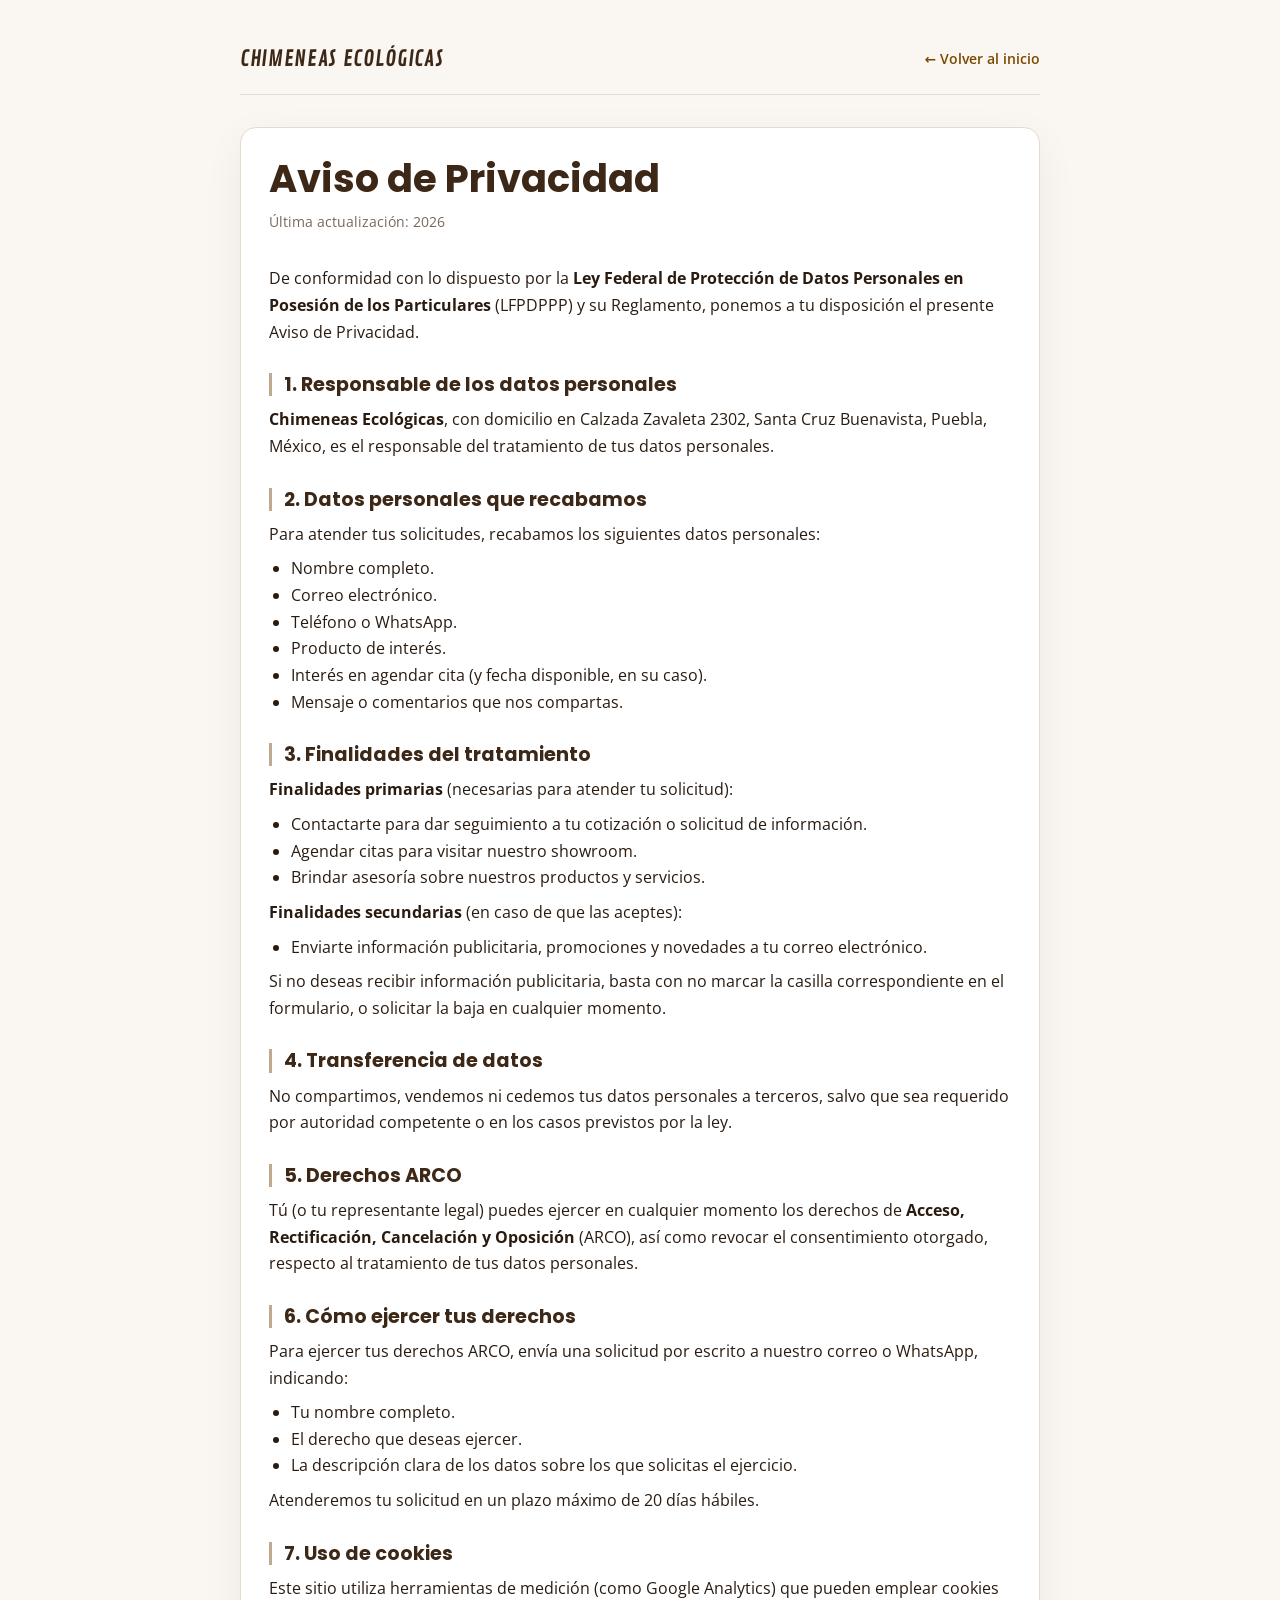
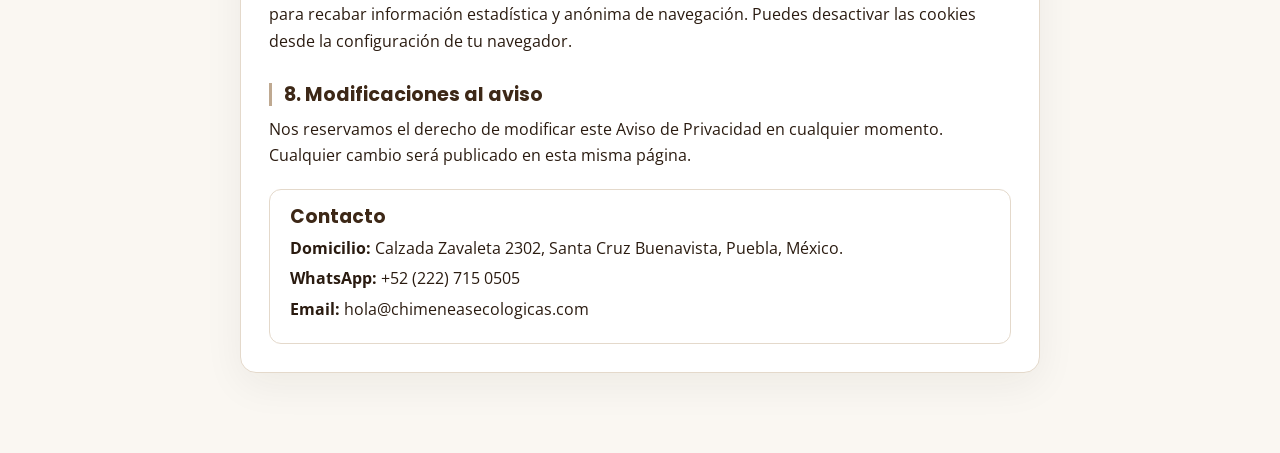
<file: aviso-privacidad.html>
<!DOCTYPE html>
<html lang="es">
<head>
<meta charset="UTF-8">
<meta name="viewport" content="width=device-width, initial-scale=1.0">
<title>Aviso de Privacidad | Chimeneas Ecológicas</title>
<meta name="description" content="Aviso de privacidad de Chimeneas Ecológicas. Conoce cómo protegemos y usamos tus datos personales.">
<meta name="robots" content="index, follow">
<link rel="preconnect" href="https://fonts.googleapis.com">
<link rel="preconnect" href="https://fonts.gstatic.com" crossorigin>
<link href="https://fonts.googleapis.com/css2?family=Contrail+One&family=Poppins:ital,wght@0,400;0,500;0,600;0,700;1,400&family=Open+Sans:wght@400;600;800&display=swap" rel="stylesheet">
<style>
:root { --bg:#faf7f2; --surface:#fff; --text:#2a1b10; --muted:#7a675a; --accent:#3d2817; --accent-2:#7a4900; --beige:#bfa991; --border:#e4d9cb; }
* { box-sizing:border-box; margin:0; padding:0; }
body { font-family:'Open Sans',system-ui,sans-serif; background:var(--bg); color:var(--text); line-height:1.7; -webkit-font-smoothing:antialiased; }
h1,h2,h3 { font-family:'Poppins',sans-serif; font-weight:700; line-height:1.2; color:var(--accent); }
a { color:var(--accent-2); }
.wrap { max-width:840px; margin:0 auto; padding:24px 20px 80px; }
.topbar { display:flex; align-items:center; justify-content:space-between; padding:16px 0; border-bottom:1px solid var(--border); margin-bottom:32px; flex-wrap:wrap; gap:12px; }
.brand { font-family:'Contrail One',sans-serif; font-size:1.4rem; color:var(--accent); text-decoration:none; letter-spacing:.03em; }
.back { font-size:.85rem; font-weight:600; color:var(--accent-2); text-decoration:none; }
.back:hover { text-decoration:underline; }
h1 { font-size:clamp(1.6rem,4vw,2.4rem); margin-bottom:8px; }
.updated { color:var(--muted); font-size:.85rem; margin-bottom:32px; }
h2 { font-size:1.2rem; margin:28px 0 10px; padding-left:12px; border-left:3px solid var(--beige); }
p, li { color:var(--text); font-size:.98rem; }
ul { margin:8px 0 8px 22px; }
.card { background:var(--surface); border:1px solid var(--border); border-radius:16px; padding:28px; box-shadow:0 12px 40px rgba(42,27,16,.06); }
.contact-box { background:var(--surface); border:1px solid var(--border); border-radius:12px; padding:16px 20px; margin-top:20px; }
.contact-box p { margin-bottom:4px; }
</style>
</head>
<body>
<div class="wrap">
  <div class="topbar">
    <a class="brand" href="index.html">CHIMENEAS ECOLÓGICAS</a>
    <a class="back" href="index.html">← Volver al inicio</a>
  </div>

  <div class="card">
    <h1>Aviso de Privacidad</h1>
    <p class="updated">Última actualización: 2026</p>

    <p>De conformidad con lo dispuesto por la <strong>Ley Federal de Protección de Datos Personales en Posesión de los Particulares</strong> (LFPDPPP) y su Reglamento, ponemos a tu disposición el presente Aviso de Privacidad.</p>

    <h2>1. Responsable de los datos personales</h2>
    <p><strong>Chimeneas Ecológicas</strong>, con domicilio en Calzada Zavaleta 2302, Santa Cruz Buenavista, Puebla, México, es el responsable del tratamiento de tus datos personales.</p>

    <h2>2. Datos personales que recabamos</h2>
    <p>Para atender tus solicitudes, recabamos los siguientes datos personales:</p>
    <ul>
      <li>Nombre completo.</li>
      <li>Correo electrónico.</li>
      <li>Teléfono o WhatsApp.</li>
      <li>Producto de interés.</li>
      <li>Interés en agendar cita (y fecha disponible, en su caso).</li>
      <li>Mensaje o comentarios que nos compartas.</li>
    </ul>

    <h2>3. Finalidades del tratamiento</h2>
    <p><strong>Finalidades primarias</strong> (necesarias para atender tu solicitud):</p>
    <ul>
      <li>Contactarte para dar seguimiento a tu cotización o solicitud de información.</li>
      <li>Agendar citas para visitar nuestro showroom.</li>
      <li>Brindar asesoría sobre nuestros productos y servicios.</li>
    </ul>
    <p><strong>Finalidades secundarias</strong> (en caso de que las aceptes):</p>
    <ul>
      <li>Enviarte información publicitaria, promociones y novedades a tu correo electrónico.</li>
    </ul>
    <p>Si no deseas recibir información publicitaria, basta con no marcar la casilla correspondiente en el formulario, o solicitar la baja en cualquier momento.</p>

    <h2>4. Transferencia de datos</h2>
    <p>No compartimos, vendemos ni cedemos tus datos personales a terceros, salvo que sea requerido por autoridad competente o en los casos previstos por la ley.</p>

    <h2>5. Derechos ARCO</h2>
    <p>Tú (o tu representante legal) puedes ejercer en cualquier momento los derechos de <strong>Acceso, Rectificación, Cancelación y Oposición</strong> (ARCO), así como revocar el consentimiento otorgado, respecto al tratamiento de tus datos personales.</p>

    <h2>6. Cómo ejercer tus derechos</h2>
    <p>Para ejercer tus derechos ARCO, envía una solicitud por escrito a nuestro correo o WhatsApp, indicando:</p>
    <ul>
      <li>Tu nombre completo.</li>
      <li>El derecho que deseas ejercer.</li>
      <li>La descripción clara de los datos sobre los que solicitas el ejercicio.</li>
    </ul>
    <p>Atenderemos tu solicitud en un plazo máximo de 20 días hábiles.</p>

    <h2>7. Uso de cookies</h2>
    <p>Este sitio utiliza herramientas de medición (como Google Analytics) que pueden emplear cookies para recabar información estadística y anónima de navegación. Puedes desactivar las cookies desde la configuración de tu navegador.</p>

    <h2>8. Modificaciones al aviso</h2>
    <p>Nos reservamos el derecho de modificar este Aviso de Privacidad en cualquier momento. Cualquier cambio será publicado en esta misma página.</p>

    <div class="contact-box">
      <h3 style="margin-bottom:6px;">Contacto</h3>
      <p><strong>Domicilio:</strong> Calzada Zavaleta 2302, Santa Cruz Buenavista, Puebla, México.</p>
      <p><strong>WhatsApp:</strong> +52 (222) 715 0505</p>
      <p><strong>Email:</strong> hola@chimeneasecologicas.com</p>
    </div>
  </div>
</div>
</body>
</html>
</file>
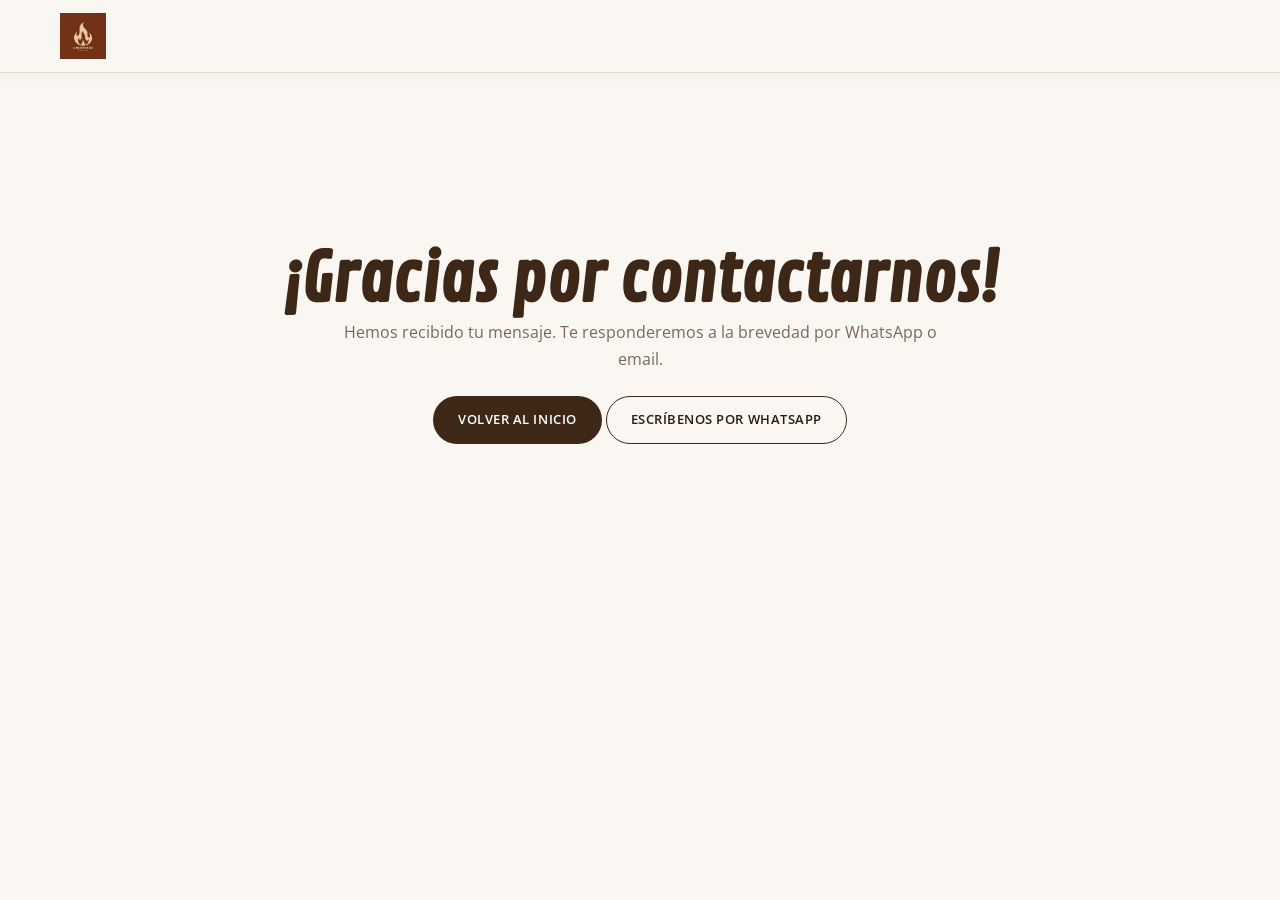
<file: gracias.html>
<!DOCTYPE html>
<html lang="es">
<head>
<meta charset="UTF-8">
<meta name="viewport" content="width=device-width, initial-scale=1.0">
<title>Gracias | Chimeneas Ecológicas</title>
<meta name="robots" content="noindex">
<link rel="preconnect" href="https://fonts.googleapis.com">
<link rel="preconnect" href="https://fonts.gstatic.com" crossorigin>
<link href="https://fonts.googleapis.com/css2?family=Contrail+One&family=Poppins:ital,wght@0,400;0,500;0,600;0,700;1,400&family=Open+Sans:wght@400;600;800&display=swap" rel="stylesheet">
<link rel="stylesheet" href="assets/css/style.css?v=14">
</head>
<body>
  <header class="site-header"><div class="container header-inner"><a href="index.html" class="logo"><img src="assets/img/logo.jpg" alt="Chimeneas Ecológicas"></a></div></header>
  <main class="section" style="text-align:center;min-height:60vh;display:flex;align-items:center;">
    <div class="container">
      <h1 style="color:var(--accent);font-family:var(--font-display);">¡Gracias por contactarnos!</h1>
      <p style="color:var(--muted);max-width:600px;margin:0 auto 24px;">Hemos recibido tu mensaje. Te responderemos a la brevedad por WhatsApp o email.</p>
      <a href="index.html" class="btn btn-primary">Volver al inicio</a>
      <a id="wa-gracias" href="#" class="btn btn-outline" target="_blank" rel="noopener">Escríbenos por WhatsApp</a>
    </div>
  </main>
  <script src="assets/js/main.js?v=20" defer></script>
</body>
</html>
</file>
<file: assets/css/style.css>
:root {
  --bg: #faf7f2;
  --bg-soft: #f2ece3;
  --surface: #ffffff;
  --text: #2a1b10;
  --muted: #7a675a;
  --accent: #3d2817;
  --accent-2: #7a4900;
  --beige: #bfa991;
  --beige-soft: #e6dacb;
  --border: #e4d9cb;
  --maxw: 1200px;
  --radius: 16px;
  --shadow: 0 12px 40px rgba(42,27,16,.08);
  --transition: .3s ease;
  --font-display: 'Contrail One', 'Poppins', sans-serif;
  --font-heading: 'Poppins', sans-serif;
  --font-body: 'Open Sans', system-ui, sans-serif;
}
* { box-sizing: border-box; margin: 0; padding: 0; }
html { scroll-behavior: smooth; }
body { font-family: var(--font-body); background: var(--bg); color: var(--text); line-height: 1.65; -webkit-font-smoothing: antialiased; overflow-x: hidden; }
img { max-width: 100%; height: auto; display: block; }
a { color: var(--accent-2); text-decoration: none; transition: var(--transition); }
a:hover { color: var(--accent); }
h1,h2,h3 { font-family: var(--font-heading); font-weight: 700; line-height: 1.15; }
h1 { font-size: clamp(2.4rem, 6vw, 4.2rem); }
h2 { font-size: clamp(1.8rem, 4vw, 2.8rem); }
h3 { font-size: 1.15rem; }
p { margin: 0 0 1em; }
.container { width: 100%; max-width: var(--maxw); margin: 0 auto; padding: 0 20px; }

/* Header */
.site-header { position: sticky; top: 0; z-index: 1000; background: rgba(250,246,240,.75); backdrop-filter: blur(14px) saturate(1.2); border-bottom: 1px solid var(--border); box-shadow: 0 4px 20px rgba(43,31,26,.04); }
.header-inner { display: flex; align-items: center; justify-content: space-between; height: 72px; gap: 16px; }
.logo img { height: 46px; width: auto; }
.nav { display: flex; gap: 20px; }
.nav a { color: var(--text); font-size: .85rem; text-transform: uppercase; letter-spacing: .06em; font-weight: 600; }
.nav a:hover { color: var(--accent); }
.nav-toggle { display: none; background: none; border: none; font-size: 1.6rem; cursor: pointer; }
.btn { display: inline-flex; align-items: center; justify-content: center; padding: 12px 24px; border-radius: 999px; font-weight: 600; font-size: .82rem; text-transform: uppercase; letter-spacing: .04em; border: 1px solid transparent; transition: var(--transition); cursor: pointer; }
.btn-primary { background: var(--accent); color: #fff; }
.btn-primary:hover { background: var(--accent-2); color: #fff; transform: translateY(-2px); }
.btn-outline { background: transparent; color: var(--text); border-color: var(--accent); }
.btn-outline:hover { background: var(--accent); color: #fff; }
.btn-sm { padding: 8px 16px; font-size: .78rem; }

/* Hero */
.hero { position: relative; min-height: 92vh; display: flex; align-items: center; overflow: hidden; }
.hero-title { animation: fadeInUp 1s ease-out both; }
.hero-sub { animation: fadeInUp 1s ease-out .2s both; }
.hero-actions { animation: fadeInUp 1s ease-out .4s both; }
.eyebrow { animation: fadeInUp .8s ease-out both; }
@keyframes fadeInUp { from { opacity: 0; transform: translateY(30px); } to { opacity: 1; transform: none; } }

/* Marquee */
.marquee-section { background: var(--bg-soft); padding: 30px 0; overflow: hidden; border-top: 1px solid var(--border); border-bottom: 1px solid var(--border); }
.marquee-track { display: flex; gap: 20px; width: max-content; animation: marquee 30s linear infinite; }
.marquee-track img { height: 120px; width: auto; border-radius: 12px; box-shadow: var(--shadow); }
.marquee-track:hover { animation-play-state: paused; }
@keyframes marquee { 0% { transform: translateX(0); } 100% { transform: translateX(-50%); } }
.hero-bg { position: absolute; inset: 0; background: url('../img/hero.jpg') center/cover no-repeat; transform: scale(1.1); }
.hero-bg::after { content: ''; position: absolute; inset: 0; background: linear-gradient(120deg, rgba(43,31,26,.65), rgba(43,31,26,.25)); }
.hero-bg::before { content: ''; position: absolute; inset: 0; background: radial-gradient(circle at 30% 30%, rgba(201,162,74,.15), transparent 60%); }
.hero-content { position: relative; z-index: 2; color: #fff; max-width: 700px; }
.eyebrow { text-transform: uppercase; letter-spacing: .25em; font-size: .8rem; margin-bottom: 16px; opacity: .9; }
.hero-title { color: #fff; font-family: var(--font-display); font-weight: 400; letter-spacing: .02em; text-shadow: 0 4px 20px rgba(0,0,0,.3); background: linear-gradient(135deg, #fff 0%, #d9c3a8 100%); -webkit-background-clip: text; -webkit-text-fill-color: transparent; background-clip: text; }
.hero-sub { color: rgba(255,255,255,.92); font-size: 1.15rem; max-width: 560px; margin-top: 12px; }
.hero-actions { display: flex; gap: 14px; margin-top: 28px; flex-wrap: wrap; }
.scroll-indicator { position: absolute; bottom: 20px; left: 50%; transform: translateX(-50%); color: #fff; font-size: 1.4rem; animation: bounce 2s infinite; z-index: 2; }
@keyframes bounce { 0%,100%{transform:translateX(-50%) translateY(0);} 50%{transform:translateX(-50%) translateY(8px);} }

/* Stats */
.stats-section { background: var(--accent); color: #fff; padding: 50px 0; }
.stats-grid { display: grid; grid-template-columns: repeat(auto-fit, minmax(180px, 1fr)); gap: 20px; text-align: center; }
.stat-num { display: block; font-family: var(--font-display); font-size: 3rem; font-weight: 400; line-height: 1; }
.stat-label { display: block; font-size: .85rem; text-transform: uppercase; letter-spacing: .1em; opacity: .85; margin-top: 6px; }

/* Sections */
.section { padding: 80px 0; }
.section-light { background: var(--bg-soft); }
.section-title { text-align: center; margin-bottom: 12px; font-family: var(--font-display); font-weight: 400; text-transform: uppercase; letter-spacing: .04em; color: var(--accent); }
.section-sub { text-align: center; color: var(--muted); max-width: 700px; margin: 0 auto 40px; }

/* Features */
.features { display: grid; grid-template-columns: repeat(auto-fit, minmax(220px, 1fr)); gap: 24px; }
.feature { display: flex; gap: 14px; }
.feature-icon { width: 44px; height: 44px; border-radius: 50%; background: var(--beige-soft); color: var(--accent); display: flex; align-items: center; justify-content: center; font-size: 1.2rem; flex-shrink: 0; }
.feature h3 { font-family: var(--font-heading); font-weight: 700; font-size: 1.05rem; margin-bottom: 4px; }
.feature p { color: var(--muted); font-size: .92rem; }

/* Products */
.catalog-filter { display: flex; gap: 12px; max-width: 720px; margin: 0 auto 36px; flex-wrap: wrap; justify-content: center; align-items: center; }
.search-box { position: relative; flex: 1 1 300px; }
.search-box input { width: 100%; padding: 13px 44px 13px 20px; border: 1px solid var(--border); border-radius: 999px; font-family: inherit; font-size: 1rem; background: var(--surface); color: var(--text); box-shadow: var(--shadow); }
.search-box input:focus { outline: none; border-color: var(--accent); box-shadow: 0 0 0 3px var(--beige-soft); }
.catalog-filter select { flex: 0 1 240px; padding: 13px 20px; border: 1px solid var(--border); border-radius: 999px; font-family: inherit; font-size: .95rem; background: var(--surface); color: var(--text); box-shadow: var(--shadow); cursor: pointer; }
.catalog-filter select:focus { outline: none; border-color: var(--accent); box-shadow: 0 0 0 3px var(--beige-soft); }
.search-clear { position: absolute; right: 8px; top: 50%; transform: translateY(-50%); width: 30px; height: 30px; border-radius: 50%; border: none; background: var(--beige-soft); color: var(--accent); font-size: 1rem; line-height: 1; cursor: pointer; transition: var(--transition); }
.search-clear:hover { background: var(--beige); color: #fff; }
.catalog-count { text-align: center; color: var(--muted); font-size: .9rem; margin: -16px 0 28px; min-height: 1.4em; }
#catalog-empty { text-align: center; color: var(--muted); padding: 20px 0 40px; }
.products-grid { display: grid; grid-template-columns: repeat(3, 1fr); gap: 24px; }
@media (max-width: 900px) { .products-grid { grid-template-columns: repeat(2, 1fr); } }
@media (max-width: 600px) { .products-grid { grid-template-columns: 1fr; } }
.product-card { background: var(--surface); border: 1px solid var(--border); border-radius: var(--radius); overflow: hidden; box-shadow: var(--shadow); transition: var(--transition); position: relative; display: flex; flex-direction: column; }
.product-card::before { content: ''; position: absolute; inset: 0; background: radial-gradient(circle at 50% 0%, rgba(122,73,0,.08), transparent 70%); opacity: 0; transition: opacity .4s; pointer-events: none; }
.product-card:hover { transform: translateY(-8px); border-color: var(--beige); box-shadow: 0 20px 50px rgba(42,27,16,.14); }
.product-card:hover::before { opacity: 1; }
.product-card img { width: 100%; aspect-ratio: 4/3; object-fit: cover; }
.pc-body { padding: 18px; display: flex; flex-direction: column; gap: 6px; flex: 1; }
.pc-cat { color: var(--accent-2); font-size: .72rem; text-transform: uppercase; letter-spacing: .1em; font-weight: 700; }
.pc-body h3 { margin: 0; font-size: 1.05rem; font-weight: 600; }
.pc-price { font-family: var(--font-heading); font-weight: 700; color: var(--accent); font-size: 1.05rem; }
.pc-specs { color: var(--muted); font-size: .88rem; margin: 0; }
.pc-body .btn { margin-top: auto; }

/* Showroom */
.showroom-grid { display: grid; grid-template-columns: 1fr 1fr; gap: 30px; align-items: center; }
.showroom-grid img { border-radius: var(--radius); box-shadow: var(--shadow); width: 100%; aspect-ratio: 4/3; object-fit: cover; }
.showroom-info p { margin-bottom: 8px; }
.showroom-actions { display: flex; gap: 12px; flex-wrap: wrap; margin-top: 16px; }
.map-embed { margin-top: 30px; }

/* Contact */
.contact-grid { display: grid; grid-template-columns: 1fr 1fr; gap: 30px; }
.contact-form { background: var(--surface); padding: 24px; border-radius: var(--radius); box-shadow: var(--shadow); border: 1px solid var(--border); }
.form-group { margin-bottom: 14px; }
.form-group label { display: block; font-size: .8rem; text-transform: uppercase; letter-spacing: .1em; color: var(--muted); font-weight: 600; margin-bottom: 6px; }
.form-group input, .form-group textarea { width: 100%; padding: 12px 14px; border: 1px solid var(--border); border-radius: 10px; font-family: inherit; font-size: 1rem; background: var(--bg); color: var(--text); }
.form-group input:focus, .form-group textarea:focus { outline: none; border-color: var(--accent); box-shadow: 0 0 0 3px #efe3d6; }
.form-group textarea { min-height: 120px; resize: vertical; }
.form-msg { margin-top: 12px; font-size: .9rem; }
.contact-info h3 { margin-bottom: 12px; }
.contact-info p { margin-bottom: 8px; }

/* Anti-spam (honeypot): invisible y no enfocable para el usuario real */
.hp-field { position: absolute; left: -9999px; top: -9999px; width: 1px; height: 1px; opacity: 0; overflow: hidden; pointer-events: none; }

/* Formulario: select, fecha, radios, checks y captcha */
.contact-form select, .contact-form input[type="date"] { width: 100%; padding: 12px 14px; border: 1px solid var(--border); border-radius: 10px; font-family: inherit; font-size: 1rem; background: var(--bg); color: var(--text); }
.contact-form select:focus, .contact-form input[type="date"]:focus { outline: none; border-color: var(--accent); box-shadow: 0 0 0 3px var(--beige-soft); }
.radio, .check { display: flex; align-items: flex-start; gap: 10px; font-size: .9rem; margin-bottom: 8px; color: var(--text); cursor: pointer; line-height: 1.5; }
.radio input, .check input { width: auto; margin-top: 3px; flex-shrink: 0; }
.check a { text-decoration: underline; font-weight: 600; }
.captcha-row { display: flex; align-items: center; gap: 10px; }
.captcha-q { font-family: var(--font-display); font-size: 1.15rem; color: var(--accent); white-space: nowrap; }
.captcha-row input { width: 70px; text-align: center; margin-bottom: 0; }
.captcha-row .btn { padding: 10px 14px; }

/* Marquee */
.marquee-section { background: var(--bg-soft); padding: 30px 0; overflow: hidden; border-top: 1px solid var(--border); border-bottom: 1px solid var(--border); }
.marquee-track { display: flex; gap: 20px; width: max-content; animation: marquee 30s linear infinite; }
.marquee-track img { height: 120px; width: auto; border-radius: 12px; box-shadow: var(--shadow); }
@keyframes marquee { 0% { transform: translateX(0); } 100% { transform: translateX(-50%); } }

/* Footer */
.site-footer { background: var(--bg-soft); padding: 50px 0 20px; border-top: 1px solid var(--border); margin-top: 0; }
.footer-inner { display: grid; grid-template-columns: 2fr 1fr 1fr; gap: 30px; }
.footer-logo { height: 44px; margin-bottom: 12px; }
.site-footer h4 { color: var(--accent); font-size: .8rem; text-transform: uppercase; letter-spacing: .15em; margin-bottom: 12px; font-family: var(--font-heading); }
.site-footer p { color: var(--muted); font-size: .92rem; margin-bottom: 6px; }
.copyright { text-align: center; margin-top: 30px; padding-top: 16px; border-top: 1px solid var(--border); color: var(--muted); font-size: .85rem; }

/* Modal */
.modal-overlay { position: fixed; inset: 0; background: rgba(0,0,0,.6); backdrop-filter: blur(4px); z-index: 2000; display: none; align-items: center; justify-content: center; padding: 20px; }
.modal-overlay.open { display: flex; }
.modal { background: var(--surface); border-radius: var(--radius); max-width: 640px; width: 100%; max-height: 90vh; overflow-y: auto; box-shadow: 0 24px 60px rgba(0,0,0,.3); position: relative; animation: modalIn .3s ease; }
@keyframes modalIn { from { opacity: 0; transform: translateY(20px) scale(.98); } to { opacity: 1; transform: none; } }
.modal-close { position: absolute; top: 12px; right: 16px; background: rgba(0,0,0,.35); color: #fff; border: none; border-radius: 50%; width: 34px; height: 34px; font-size: 1.5rem; cursor: pointer; line-height: 1; z-index: 3; }
.modal-close:hover { background: rgba(0,0,0,.55); color: #fff; }
.modal-gallery { display: flex; overflow-x: auto; scroll-snap-type: x mandatory; border-radius: var(--radius) var(--radius) 0 0; }
.modal-gallery img { width: 100%; aspect-ratio: 4/3; object-fit: cover; flex: 0 0 100%; scroll-snap-align: center; }
.modal-gallery::-webkit-scrollbar { height: 4px; }
.modal-gallery::-webkit-scrollbar-thumb { background: var(--beige); border-radius: 2px; }
.modal-body { padding: 24px; }
.modal-cat { color: var(--accent-2); font-size: .72rem; text-transform: uppercase; letter-spacing: .1em; font-weight: 700; }
.modal-body h2 { margin: 8px 0 4px; font-size: 1.5rem; }
.modal-price { font-family: var(--font-heading); font-weight: 700; color: var(--accent); font-size: 1.25rem; margin-bottom: 10px; }
.modal-specs { color: var(--muted); font-size: .95rem; margin-bottom: 12px; }
.modal-desc { color: var(--text); margin-bottom: 16px; line-height: 1.7; }
.modal-details { background: var(--bg-soft); border-left: 3px solid var(--beige); border-radius: 10px; padding: 14px 18px; margin-bottom: 20px; font-size: .9rem; color: var(--text); white-space: pre-line; line-height: 1.7; }
.modal-actions { display: flex; gap: 12px; flex-wrap: wrap; }

/* WhatsApp float */
.wa-float { position: fixed; bottom: 20px; right: 20px; width: 56px; height: 56px; border-radius: 50%; background: #25D366; color: #fff; display: flex; align-items: center; justify-content: center; font-size: 1.6rem; box-shadow: 0 8px 24px rgba(0,0,0,.2); z-index: 999; transition: transform .2s; }
.wa-float:hover { transform: scale(1.08); color: #fff; }

/* Popup / ventana emergente */
.popup-overlay { position: fixed; inset: 0; background: rgba(42,27,16,.7); backdrop-filter: blur(4px); z-index: 3000; display: none; align-items: center; justify-content: center; padding: 20px; }
.popup-overlay.open { display: flex; }
.popup-modal { position: relative; background: var(--surface); border-radius: var(--radius); max-width: 520px; width: 100%; max-height: 90vh; overflow-y: auto; box-shadow: 0 24px 60px rgba(0,0,0,.3); animation: modalIn .3s ease; }
.popup-close { position: absolute; top: 10px; right: 14px; background: rgba(0,0,0,.35); color: #fff; border: none; border-radius: 50%; width: 34px; height: 34px; font-size: 1.5rem; cursor: pointer; line-height: 1; z-index: 3; }
.popup-close:hover { background: rgba(0,0,0,.55); }
.popup-img { width: 100%; max-height: 260px; object-fit: cover; border-radius: var(--radius) var(--radius) 0 0; }
.popup-body { padding: 24px; }
.popup-body h3 { font-family: var(--font-display); font-weight: 400; font-size: 1.6rem; color: var(--accent); margin-bottom: 10px; }
.popup-body p { color: var(--muted); margin-bottom: 18px; white-space: pre-wrap; }
.popup-actions { display: flex; gap: 12px; flex-wrap: wrap; }

/* Responsive */
@media (max-width: 820px) {
  .nav { display: none; flex-direction: column; position: absolute; top: 72px; left: 0; right: 0; background: var(--bg); padding: 16px 20px; gap: 12px; border-bottom: 1px solid var(--border); box-shadow: var(--shadow); }
  .nav.is-open { display: flex; }
  .nav-toggle { display: block; }
  .showroom-grid, .contact-grid, .footer-inner { grid-template-columns: 1fr; }
}
@media (max-width: 600px) {
  .hero { min-height: 80vh; }
  .hero-actions { flex-direction: column; }
  .btn { width: 100%; }
}
/* Contenido siempre visible (sin dependencia de JS) */
.reveal { opacity: 1; transform: none; }
</file>
